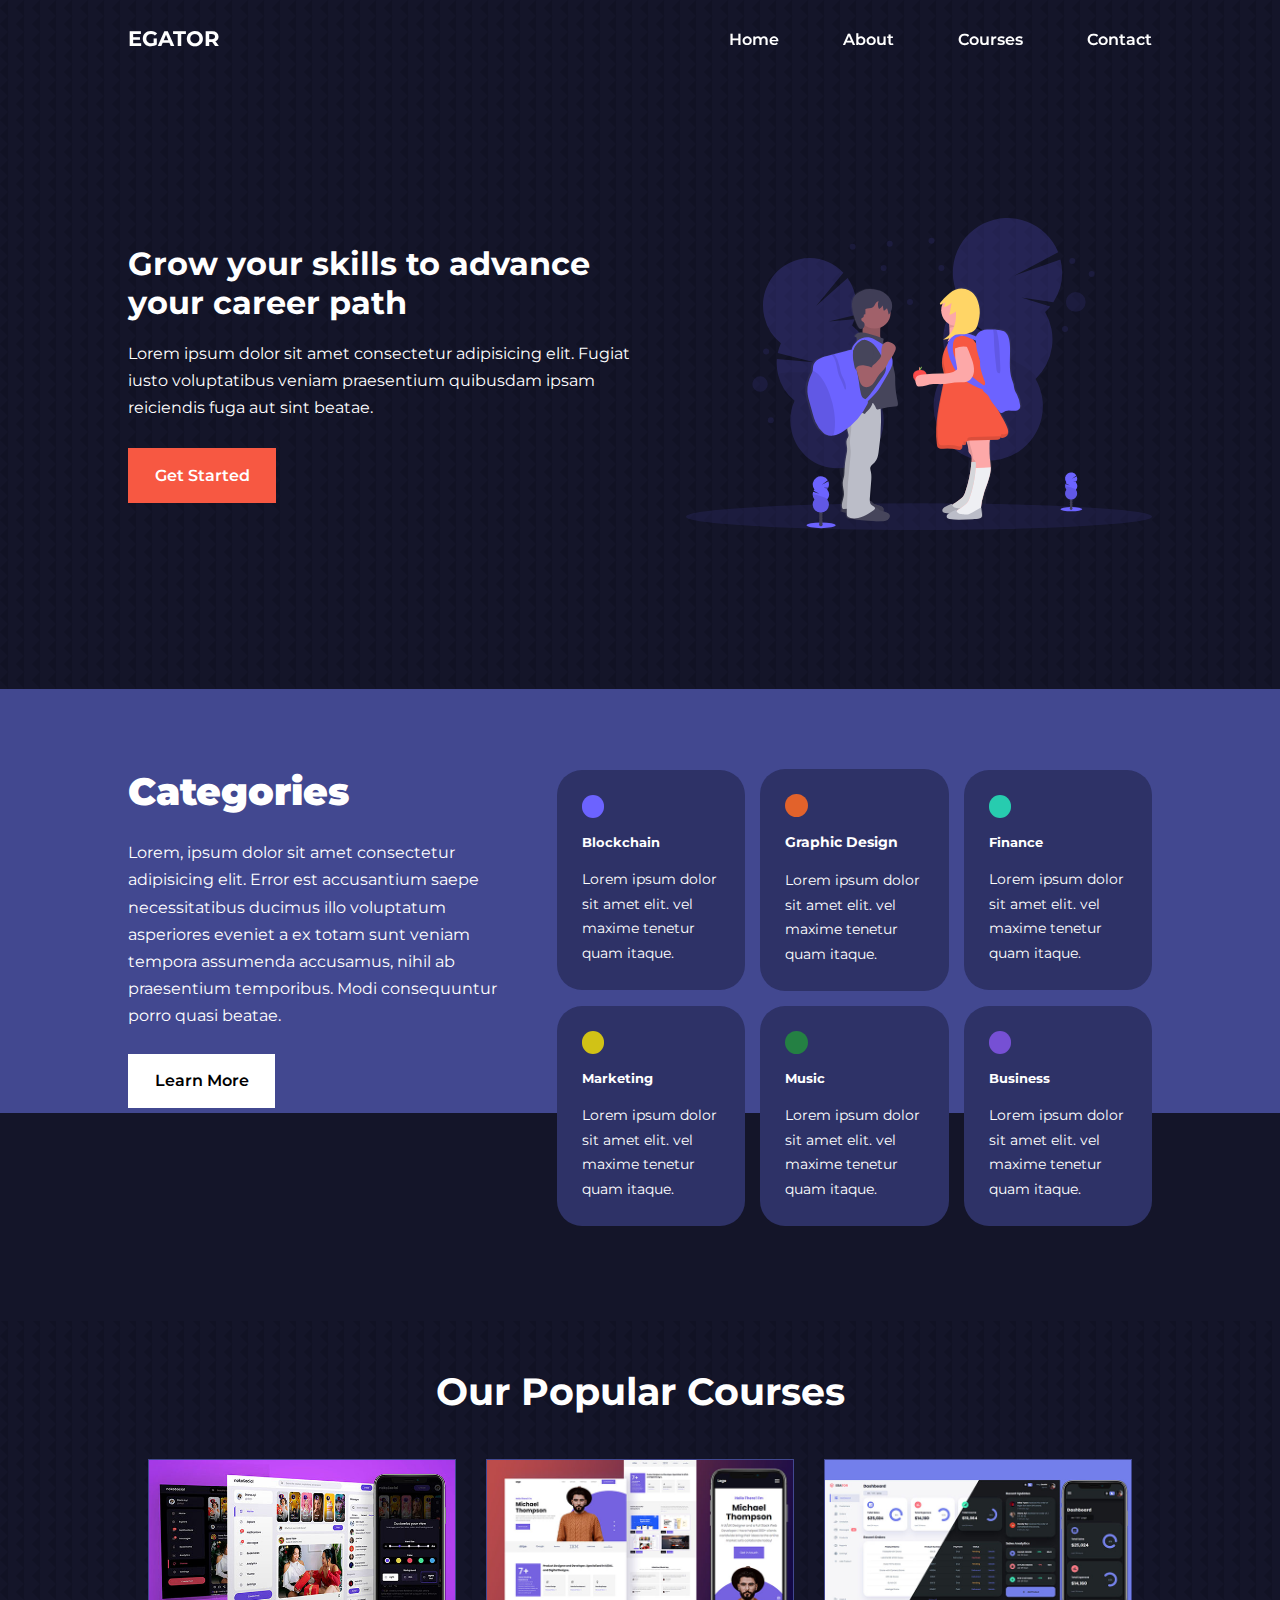
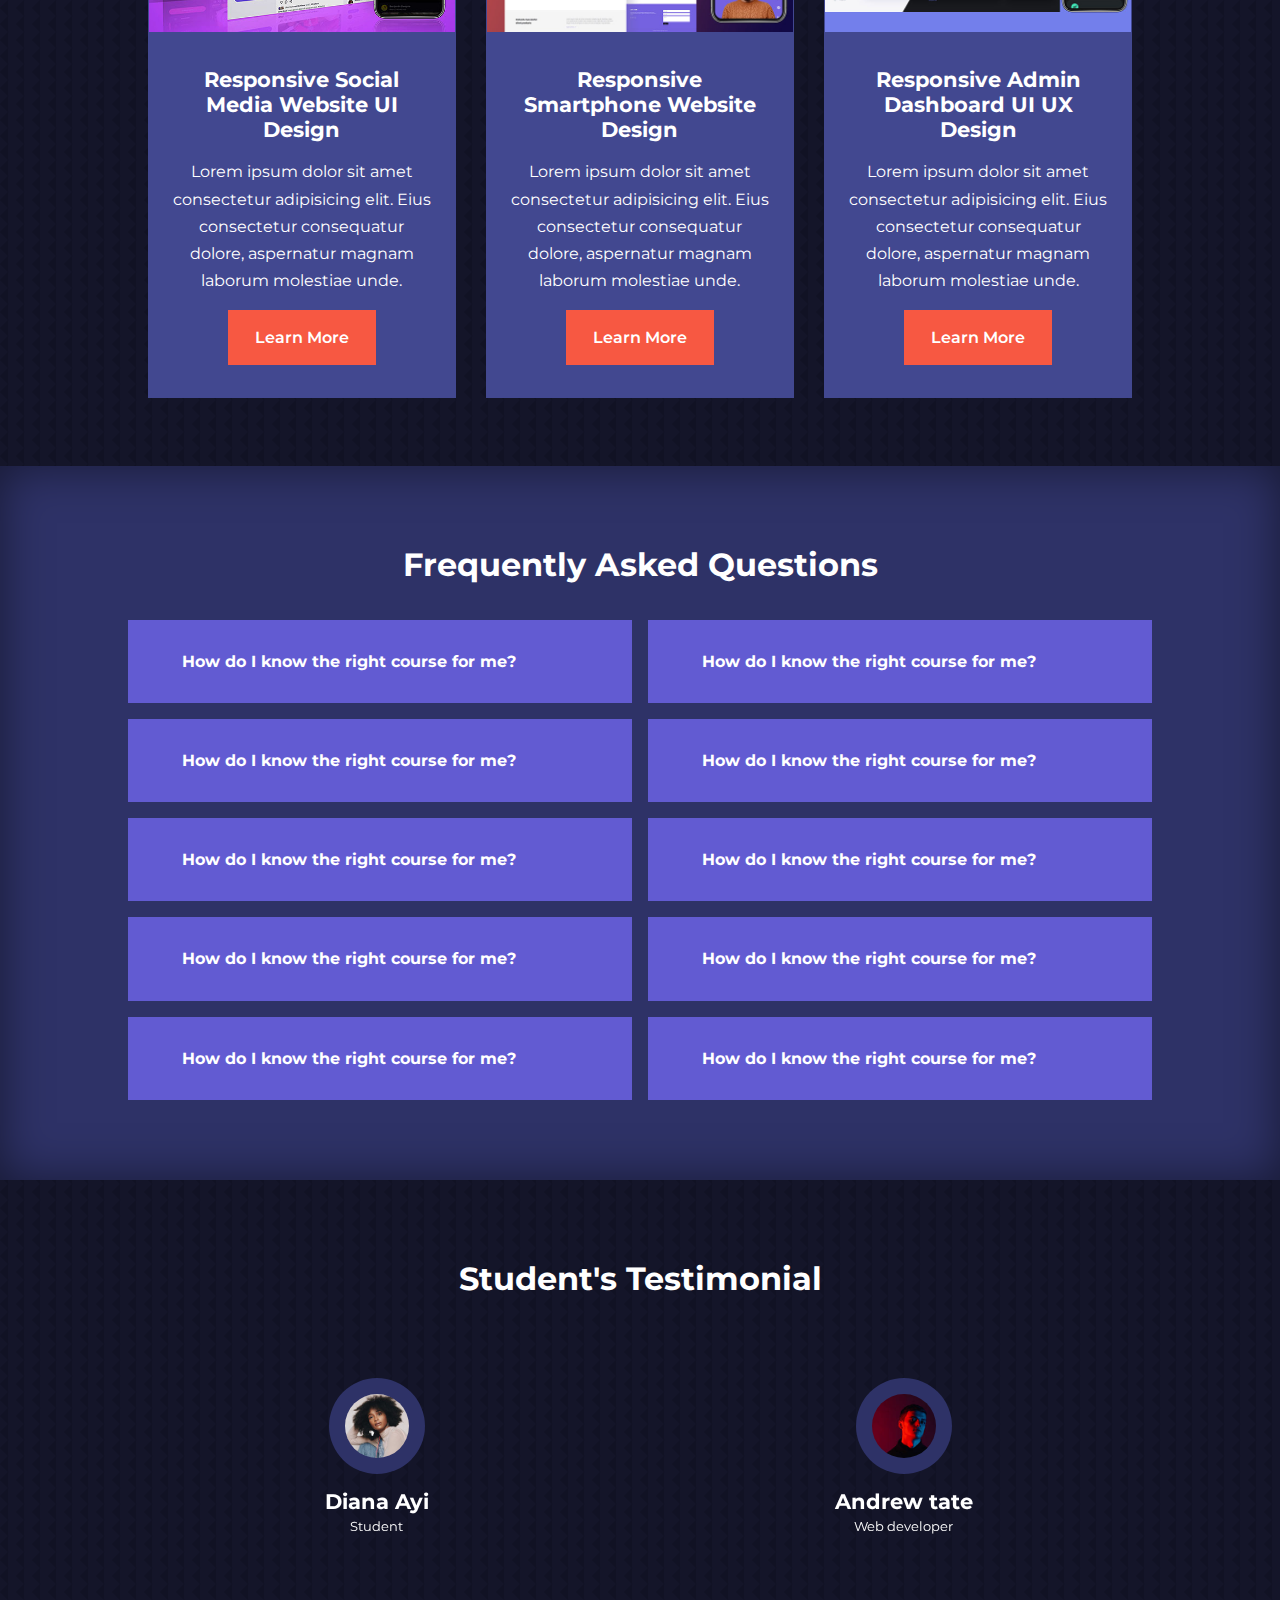
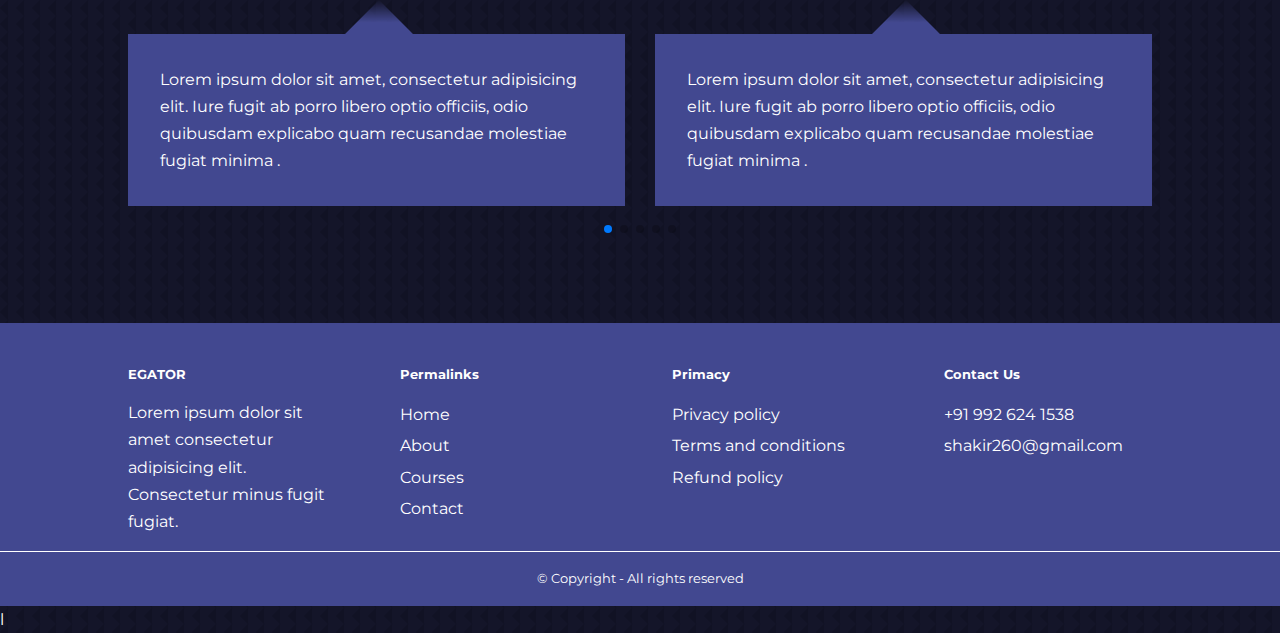
<file: index.html>
<html lang="en">
  <head>
    <meta charset="UTF-8" />
    <meta http-equiv="X-UA-Compatible" content="IE=edge" />
    <meta name="viewport" content="width=device-width, initial-scale=1.0" />
    <title>Multiple-pages-website using html,css and javascript</title>
    <link rel="stylesheet" href="css/style.css" />
    <link rel="preconnect" href="https://fonts.googleapis.com" />
    <link rel="preconnect" href="https://fonts.gstatic.com" crossorigin />
    <link
      href="https://fonts.googleapis.com/css2?family=Bebas+Neue&family=Chivo+Mono&family=Lato&family=Lobster&family=Montserrat:wght@300&family=Poppins:wght@500&family=Roboto:wght@500&family=Rubik+Microbe&display=swap"
      rel="stylesheet"
    />
    <!-- iconscout link --------------- -->
    <link rel="stylesheet" href="https://unicons.iconscout.com/release/v4.0.0/css/line.css"/>

    <!-- =============SWIPER JS ================ -->
    <link rel="stylesheet" href="https://cdn.jsdelivr.net/npm/swiper@8/swiper-bundle.min.css" />

    <style>body{background-image: url(images/bg-texture.png);} </style>
  </head>

  <body>
    <!-- ====================================== NAVS & HEADER SECTION ====================================== -->
    <nav>
      <div class="nav__container container">
        <div class="logo">
          <h4><a href="index.html">EGATOR</a></h4>
        </div>
        <ul class="nav__menu">
          <li class="nav-item">
            <a href="index.html" class="nav-link">Home</a>
          </li>
          <li class="nav-item">
            <a href="about.html" class="nav-link">About</a>
          </li>
          <li class="nav-item">
            <a href="courses.html" class="nav-link">Courses</a>
          </li>
          <li class="nav-item">
            <a href="contact.html" class="nav-link">Contact</a>
          </li>
        </ul>
        <div class="hamburger">
          <div class="bar"></div>
          <div class="bar"></div>
          <div class="bar"></div>
        </div>
      </div>
    </nav>

    <header class="container header__container">
      <div class="inner">
        <div class="left">
          <h2>
            Grow your skills to advance <br />
            your career path
          </h2>
          <p>
            Lorem ipsum dolor sit amet consectetur adipisicing elit. Fugiat
            iusto voluptatibus veniam praesentium quibusdam ipsam reiciendis
            fuga aut sint beatae.
          </p>
          <a href="courses.html" class="btn btn-primary">Get Started</a>
        </div>
        <div class="right">
          <img src="images/header.svg" alt="" />
        </div>
      </div>
    </header>

    <!-- ====================================== CATEGOIRES SECTION ====================================== -->

    <section class="categories">
      <div class="container categories-container">
        <div class="cat-left">
          <h1 class="mb-4 bold"><b>Categories</b></h1>
          <p class="mb-4">
            Lorem, ipsum dolor sit amet consectetur adipisicing elit. Error est
            accusantium saepe necessitatibus ducimus illo voluptatum asperiores
            eveniet a ex totam sunt veniam tempora assumenda accusamus, nihil ab
            praesentium temporibus. Modi consequuntur porro quasi beatae.
          </p>
          <a href="#" class="btn">Learn More</a>
        </div>
        <div class="cat-right">
          <article class="cat-product">
            <span class="icon mb-2"
              ><i class="uil uil-bitcoin-circle"></i
            ></span>
            <h5 class="bold mb-2">Blockchain</h5>
            <p>
              Lorem ipsum dolor sit amet elit. vel maxime tenetur quam itaque.
            </p>
          </article>

          <article class="cat-product">
            <span class="icon mb-2 cp-2"><i class="uil uil-palette"></i></span>
            <h5 class="bold mb-2 sml">Graphic Design</h5>
            <p>
              Lorem ipsum dolor sit amet elit. vel maxime tenetur quam itaque.
            </p>
          </article>

          <article class="cat-product">
            <span class="icon mb-2 cp-3"
              ><i class="uil uil-dollar-alt"></i
            ></span>
            <h5 class="bold mb-2">Finance</h5>
            <p>
              Lorem ipsum dolor sit amet elit. vel maxime tenetur quam itaque.
            </p>
          </article>

          <article class="cat-product">
            <span class="icon mb-2 cp-4"
              ><i class="uil uil-megaphone"></i
            ></span>
            <h5 class="bold mb-2">Marketing</h5>
            <p>
              Lorem ipsum dolor sit amet elit. vel maxime tenetur quam itaque.
            </p>
          </article>

          <article class="cat-product">
            <span class="icon mb-2 cp-5"><i class="uil uil-music"></i></span>
            <h5 class="bold mb-2">Music</h5>
            <p>
              Lorem ipsum dolor sit amet elit. vel maxime tenetur quam itaque.
            </p>
          </article>

          <article class="cat-product">
            <span class="icon mb-2 cp-6"
              ><i class="uil uil-puzzle-piece"></i
            ></span>
            <h5 class="bold mb-2">Business</h5>
            <p>
              Lorem ipsum dolor sit amet elit. vel maxime tenetur quam itaque.
            </p>
          </article>
        </div>
      </div>
      <div class="des"></div>
    </section>

    <!-- ====================================== CATEGORIES SECTION ENDS====================================== -->

    <!-- ====================================== COURSES SECTION ====================================== -->

    <section class="courses">
      <div class="container courses-container">
        <h1 class="text-center mb-4">Our Popular Courses</h1>
        <div class="course-inner">
          <div class="cor-parts">
            <img src="images/course1.jpg" alt="" class="mb-5" />
            <h4 class="mb-3 px-2">Responsive Social Media Website UI Design</h4>
            <p class="mb-3 px-2">
              Lorem ipsum dolor sit amet consectetur adipisicing elit. Eius
              consectetur consequatur dolore, aspernatur magnam laborum
              molestiae unde.
            </p>
            <a href="#" class="btn btn-primary">Learn More</a>
          </div>

          <div class="cor-parts">
            <img src="images/course2.jpg" alt="" class="mb-5" />
            <h4 class="mb-3 px-2">Responsive Smartphone Website Design</h4>
            <p class="mb-3 px-2">
              Lorem ipsum dolor sit amet consectetur adipisicing elit. Eius
              consectetur consequatur dolore, aspernatur magnam laborum
              molestiae unde.
            </p>
            <a href="#" class="btn btn-primary">Learn More</a>
          </div>

          <div class="cor-parts">
            <img src="images/course3.jpg" alt="" class="mb-5" />
            <h4 class="mb-3 px-2">Responsive Admin Dashboard UI UX Design</h4>
            <p class="mb-3 px-2">
              Lorem ipsum dolor sit amet consectetur adipisicing elit. Eius
              consectetur consequatur dolore, aspernatur magnam laborum
              molestiae unde.
            </p>
            <a href="#" class="btn btn-primary">Learn More</a>
          </div>
        </div>
      </div>
    </section>
    <!-- ====================================== COURSES SECTION ENDS ====================================== -->

    <!-- ====================================== FAQs SECTION ====================================== -->

    <section class="faqs">
      <h2 class="mb-5 text-center">Frequently Asked Questions</h2>
      <div class="container faqs-container">
        <article class="faq">
          <div class="faqs-icon"><i class="uil uil-plus"></i></div>
          <div class="question__answer">
            <h4>How do I know the right course for me?</h4>
            <p>
              Lorem ipsum dolor sit amet consectetur adipisicing elit.
              Temporibus ratione nostrum quos possimus voluptatibus qui, quidem
              perspiciatis obcaecati expedita similique. Incidunt nemo ex odio
              natus.
            </p>
          </div>
        </article>

        <article class="faq">
          <div class="faqs-icon"><i class="uil uil-plus"></i></div>
          <div class="question__answer">
            <h4>How do I know the right course for me?</h4>
            <p>
              Lorem ipsum dolor sit amet consectetur adipisicing elit.
              Temporibus ratione nostrum quos possimus voluptatibus qui, quidem
              perspiciatis obcaecati expedita similique. Incidunt nemo ex odio
              natus.
            </p>
          </div>
        </article>

        <article class="faq">
          <div class="faqs-icon"><i class="uil uil-plus"></i></div>
          <div class="question__answer">
            <h4>How do I know the right course for me?</h4>
            <p>
              Lorem ipsum dolor sit amet consectetur adipisicing elit.
              Temporibus ratione nostrum quos possimus voluptatibus qui, quidem
              perspiciatis obcaecati expedita similique. Incidunt nemo ex odio
              natus.
            </p>
          </div>
        </article>

        <article class="faq">
          <div class="faqs-icon"><i class="uil uil-plus"></i></div>
          <div class="question__answer">
            <h4>How do I know the right course for me?</h4>
            <p>
              Lorem ipsum dolor sit amet consectetur adipisicing elit.
              Temporibus ratione nostrum quos possimus voluptatibus qui, quidem
              perspiciatis obcaecati expedita similique. Incidunt nemo ex odio
              natus.
            </p>
          </div>
        </article>

        <article class="faq">
          <div class="faqs-icon"><i class="uil uil-plus"></i></div>
          <div class="question__answer">
            <h4>How do I know the right course for me?</h4>
            <p>
              Lorem ipsum dolor sit amet consectetur adipisicing elit.
              Temporibus ratione nostrum quos possimus voluptatibus qui, quidem
              perspiciatis obcaecati expedita similique. Incidunt nemo ex odio
              natus.
            </p>
          </div>
        </article>

        <article class="faq">
          <div class="faqs-icon"><i class="uil uil-plus"></i></div>
          <div class="question__answer">
            <h4>How do I know the right course for me?</h4>
            <p>
              Lorem ipsum dolor sit amet consectetur adipisicing elit.
              Temporibus ratione nostrum quos possimus voluptatibus qui, quidem
              perspiciatis obcaecati expedita similique. Incidunt nemo ex odio
              natus.
            </p>
          </div>
        </article>

        <article class="faq">
          <div class="faqs-icon"><i class="uil uil-plus"></i></div>
          <div class="question__answer">
            <h4>How do I know the right course for me?</h4>
            <p>
              Lorem ipsum dolor sit amet consectetur adipisicing elit.
              Temporibus ratione nostrum quos possimus voluptatibus qui, quidem
              perspiciatis obcaecati expedita similique. Incidunt nemo ex odio
              natus.
            </p>
          </div>
        </article>

        <article class="faq">
          <div class="faqs-icon"><i class="uil uil-plus"></i></div>
          <div class="question__answer">
            <h4>How do I know the right course for me?</h4>
            <p>
              Lorem ipsum dolor sit amet consectetur adipisicing elit.
              Temporibus ratione nostrum quos possimus voluptatibus qui, quidem
              perspiciatis obcaecati expedita similique. Incidunt nemo ex odio
              natus.
            </p>
          </div>
        </article>

        <article class="faq">
          <div class="faqs-icon"><i class="uil uil-plus"></i></div>
          <div class="question__answer">
            <h4>How do I know the right course for me?</h4>
            <p>
              Lorem ipsum dolor sit amet consectetur adipisicing elit.
              Temporibus ratione nostrum quos possimus voluptatibus qui, quidem
              perspiciatis obcaecati expedita similique. Incidunt nemo ex odio
              natus.
            </p>
          </div>
        </article>

        <article class="faq">
          <div class="faqs-icon"><i class="uil uil-plus"></i></div>
          <div class="question__answer">
            <h4>How do I know the right course for me?</h4>
            <p>
              Lorem ipsum dolor sit amet consectetur adipisicing elit.
              Temporibus ratione nostrum quos possimus voluptatibus qui, quidem
              perspiciatis obcaecati expedita similique. Incidunt nemo ex odio
              natus.
            </p>
          </div>
        </article>
      </div>
    </section>

    <!-- ====================================== FAQs SECTION ENDS ====================================== -->

    <!-- ====================================== TESTIMONIAL SECTION ====================================== -->

    <section class="container testimonial-container">
      <h2 class="r5">Student's Testimonial</h2>
      <div class="mySwiper swiper">
        <div class="swiper-wrapper">
          <article class="student swiper-slide">
            <div class="avatar"><img src="images/avatar1.jpg" alt="" /></div>

            <div class="stud-info">
              <h4>Diana Ayi</h4>
              <small class="small">Student</small>
            </div>

            <div class="stud-desc">
              Lorem ipsum dolor sit amet, consectetur adipisicing elit. Iure
              fugit ab porro libero optio officiis, odio quibusdam explicabo
              quam recusandae molestiae fugiat minima .
            </div>
          </article>

          <article class="student swiper-slide">
            <div class="avatar"><img src="images/avatar2.jpg" alt="" /></div>

            <div class="stud-info">
              <h4>Andrew tate</h4>
              <small class="small">Web developer</small>
            </div>

            <div class="stud-desc">
              Lorem ipsum dolor sit amet, consectetur adipisicing elit. Iure
              fugit ab porro libero optio officiis, odio quibusdam explicabo
              quam recusandae molestiae fugiat minima .
            </div>
          </article>

          <article class="student swiper-slide">
            <div class="avatar"><img src="images/avatar3.jpg" alt="" /></div>

            <div class="stud-info">
              <h4>William bone</h4>
              <small class="small">Student</small>
            </div>

            <div class="stud-desc">
              Lorem ipsum dolor sit amet, consectetur adipisicing elit. Iure
              fugit ab porro libero optio officiis, odio quibusdam explicabo
              quam recusandae molestiae fugiat minima .
            </div>
          </article>

          <article class="student swiper-slide">
            <div class="avatar"><img src="images/avatar4.jpg" alt="" /></div>

            <div class="stud-info">
              <h4>Mona lisa</h4>
              <small class="small">Data scientist</small>
            </div>

            <div class="stud-desc">
              Lorem ipsum dolor sit amet, consectetur adipisicing elit. Iure
              fugit ab porro libero optio officiis, odio quibusdam explicabo
              quam recusandae molestiae fugiat minima .
            </div>
          </article>

          <article class="student swiper-slide">
            <div class="avatar"><img src="images/avatar5.jpg" alt="" /></div>

            <div class="stud-info">
              <h4>Cardie bie</h4>
              <small class="small">AI developer</small>
            </div>

            <div class="stud-desc">
              Lorem ipsum dolor sit amet, consectetur adipisicing elit. Iure
              fugit ab porro libero optio officiis, odio quibusdam explicabo
              quam recusandae molestiae fugiat minima .
            </div>
          </article>
        </div>
        <div class="swiper-pagination"></div>
      </div>
    </section>

    <!-- ====================================== TESTIMONIAL SECTION ENDS ====================================== -->

    <!-- ====================================== FOOTER SECTION ====================================== -->

    <footer class="footer">
      <div class="container footer-container">
        <article class="foo">
          <h5 class="mb-2 bold">EGATOR</h5>
          <p>
            Lorem ipsum dolor sit amet consectetur adipisicing elit. Consectetur
            minus fugit fugiat.
          </p>
        </article>

        <article class="foo">
          <h5 class="mb-2 bold">Permalinks</h5>
          <ul class="ulist">
            <li><a href="#">Home</a></li>
            <li><a href="#">About</a></li>
            <li><a href="#">Courses</a></li>
            <li><a href="#">Contact</a></li>
          </ul>
        </article>

        <article class="foo">
          <h5 class="mb-2 bold">Primacy</h5>
          <ul class="ulist">
            <li><a href="#">Privacy policy</a></li>
            <li><a href="#">Terms and conditions</a></li>
            <li><a href="#">Refund policy</a></li>
          </ul>
        </article>

        <article class="foo">
          <h5 class="mb-2 bold">Contact Us</h5>
          <ul class="ulist">
            <li><a href="#">+91 992 624 1538</a></li>
            <li><a href="#">shakir260@gmail.com</a></li>
            <li class="social-links">
              <a href="#"><i class="uil uil-facebook-f"></i></a>
              <a href="#"><i class="uil uil-instagram"></i></a>
              <a href="#"><i class="uil uil-twitter-alt"></i></a>
              <a href="#"><i class="uil uil-linkedin-alt"></i></a>
            </li>
          </ul>
        </article>
      </div>

      <div class="footer-copyright">
        <p class="text-center">
          <small>&copy; Copyright - All rights reserved</small>
        </p>
      </div>
    </footer>

    <!-- ====================================== FOOTER SECTION ENDS ====================================== -->

    <!-- javascript file src ================================== -->l
    <script src="main.js"></script>

    <!-- Jquery ==================== -->
    <script src="jquery-3.6.1.min.js"></script>
    <script src="https://cdn.jsdelivr.net/npm/swiper@8/swiper-bundle.min.js"></script>
    <script>
      // SWIPER JS --------------------
      var swiper = new Swiper(".mySwiper", {
        slidesPerView: 1,
        spaceBetween: 30,
        autoHeight: true,
        loop: true,
        pagination: {
          el: ".swiper-pagination",
          clickable: true,
        },
        //   when screen is bigger than 600px
        breakpoints: {
          600: {
            slidesPerView: 2,
          },
        },
      });
    </script>
  </body>
</html>
</file>
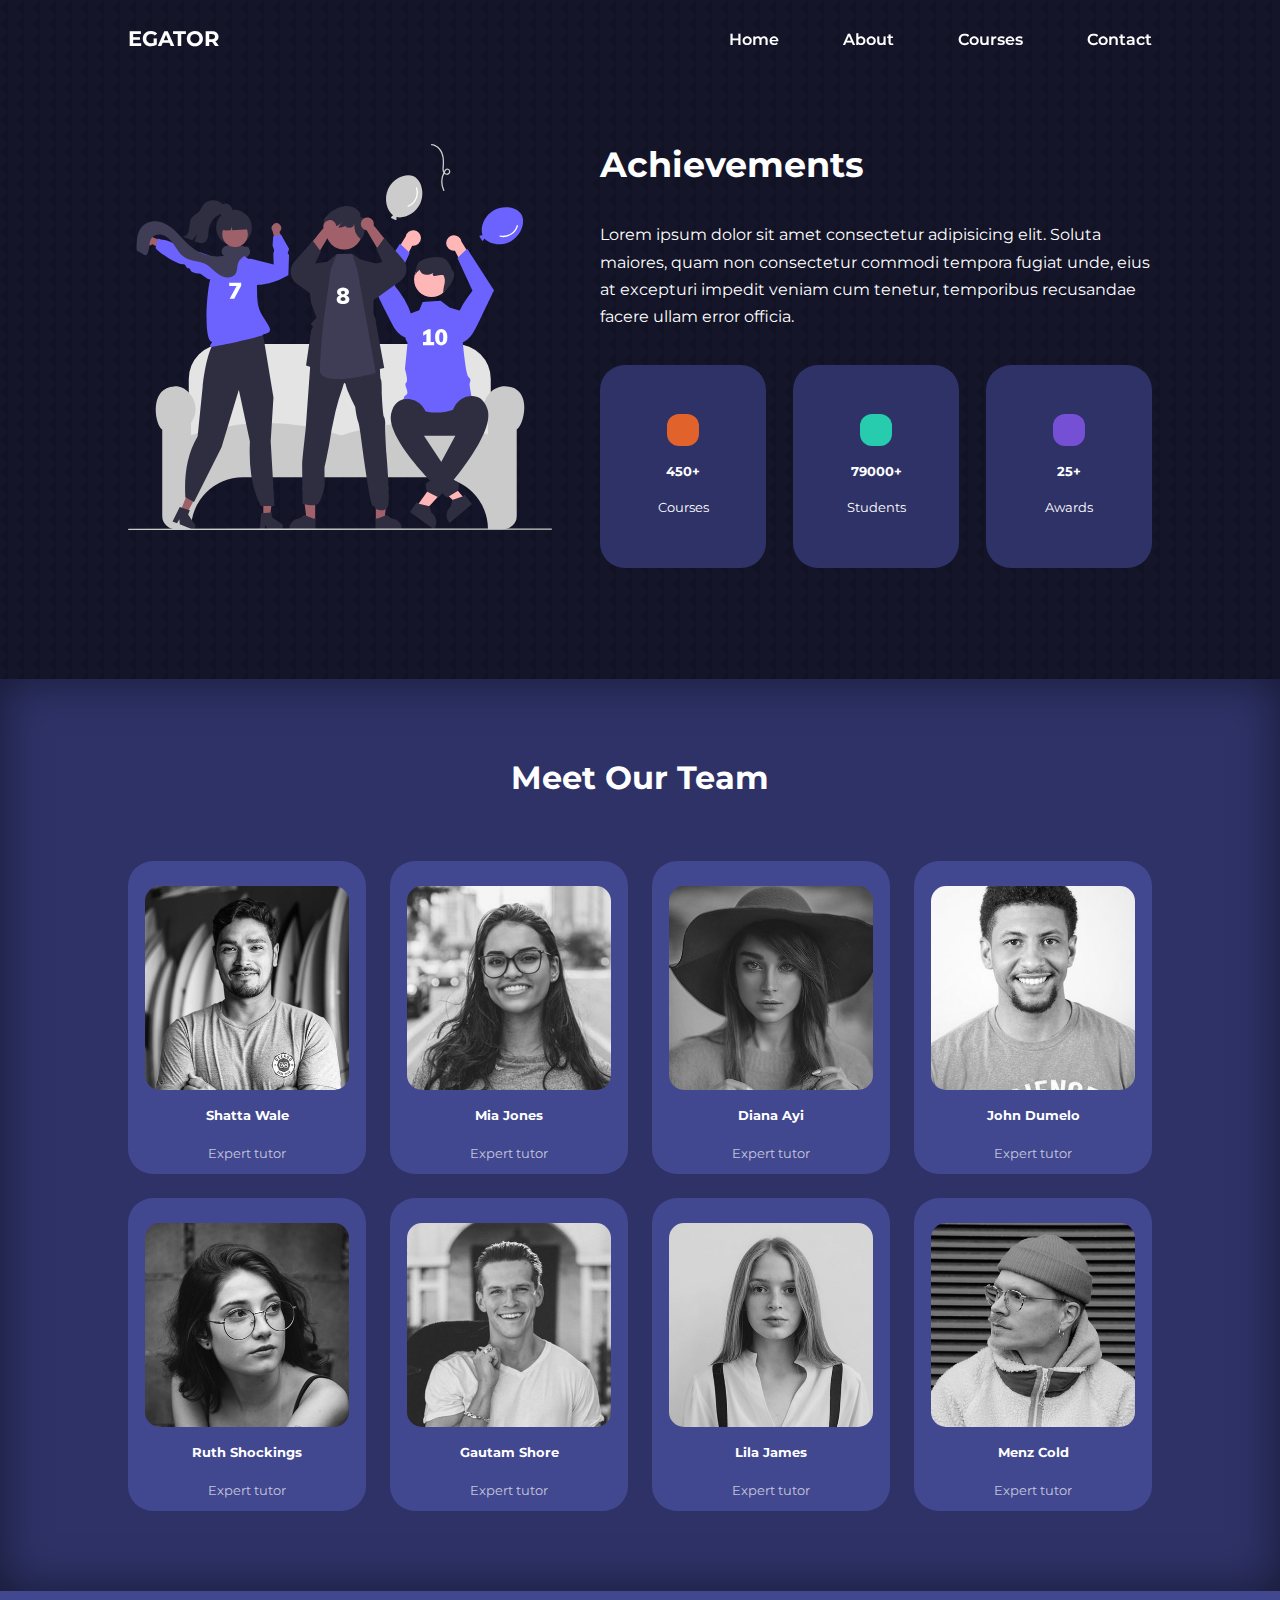
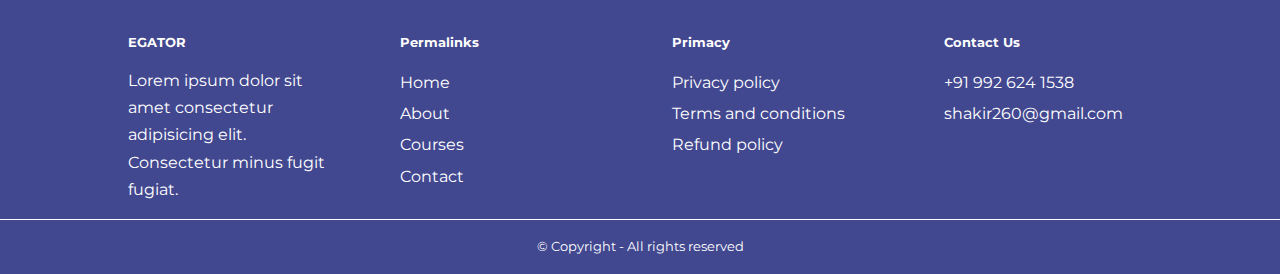
<file: about.html>
<html lang="en">

<head>
    <meta charset="UTF-8">
    <meta http-equiv="X-UA-Compatible" content="IE=edge">
    <meta name="viewport" content="width=device-width, initial-scale=1.0">
    <title>Multiple-pages-website using html,css and javascript</title>
    <link rel="stylesheet" href="css/style.css">
    <link rel="stylesheet" href="css/about.css">
    <link rel="preconnect" href="https://fonts.googleapis.com">
    <link rel="preconnect" href="https://fonts.gstatic.com" crossorigin>
    <link
        href="https://fonts.googleapis.com/css2?family=Bebas+Neue&family=Chivo+Mono&family=Lato&family=Lobster&family=Montserrat:wght@300&family=Poppins:wght@500&family=Roboto:wght@500&family=Rubik+Microbe&display=swap"
        rel="stylesheet">
    <!-- iconscout link --------------- -->
    <link rel="stylesheet" href="https://unicons.iconscout.com/release/v4.0.0/css/line.css">

    <!-- =============SWIPER JS ================ -->
    <link rel="stylesheet" href="https://cdn.jsdelivr.net/npm/swiper@8/swiper-bundle.min.css" />
    <style>body{background-image: url(images/bg-texture.png);} </style>

</head>

<body>
    <nav>
        <div class="nav__container container">
            <div class="logo">
                <h4><a href="index.html">EGATOR</a></h4>
            </div>
            <ul class="nav__menu">
                <li class="nav-item"><a href="index.html" class="nav-link">Home</a></li>
                <li class="nav-item"><a href="about.html" class="nav-link">About</a></li>
                <li class="nav-item"><a href="courses.html" class="nav-link">Courses</a></li>
                <li class="nav-item"><a href="contact.html" class="nav-link">Contact</a></li>
            </ul>
            <div class="hamburger">
                <div class="bar"></div>
                <div class="bar"></div>
                <div class="bar"></div>
            </div>

        </div>
    </nav>
 <!-- ========================= Navigation section ends ======================== -->

    <section class="achievement">
        <div class="container achi-container">
            <div class="achi-left">
                <img src="images/about achievements.svg" alt="">
            </div>
            <div class="achi-right">
                <h1 class="bold mb-5">Achievements</h1>
                <p class="mb-5">Lorem ipsum dolor sit amet consectetur adipisicing elit. 
                     Soluta maiores, quam non 
                    consectetur commodi tempora fugiat unde, eius at excepturi impedit 
                     veniam cum tenetur, temporibus 
                     recusandae facere ullam error officia.</p>

                <div class="core">
                    <article class="cat-product ach">
                        <span class="icon mb-2 cp-2"><i class="uil uil-video"></i></span>
                        <h5 class="bold mb-2">450+</h5>
                        <small>Courses</small>
                    </article>

                    <article class="cat-product ach">
                        <span class="icon mb-2 cp-3"><i class="uil uil-users-alt"></i></span>
                        <h5 class="bold mb-2">79000+</h5>
                        <small>Students</small>
                    </article>

                    <article class="cat-product ach">
                        <span class="icon mb-2 cp-6"><i class="uil uil-award"></i></span>
                        <h5 class="bold mb-2">25+</h5>
                        <small>Awards</small>
                    </article>
                </div>
            </div>
        </div>
    </section>

    <!-- ====================================== TEAM SECTION ====================================== -->

    <section class="team-sec">
        <h2 class="bold">Meet Our Team</h2>

        <div class="container team-container">
            <article class="team text-center">
                <span class="mb-3"><img src="images/tm1.jpg" alt="" class="mb-2 team-img"></span>
                <h5 class="bold mb-3">Shatta Wale</h5>
                <small>Expert tutor</small>

                <div class="team-social-links">
                    <a href=""><i class="uil uil-instagram"></i></a>
                    <a href="#"><i class="uil uil-twitter-alt"></i></a>
                    <a href="#"><i class="uil uil-linkedin-alt"></i></a>
                </div>
            </article>

            <article class="team text-center">
                <span class="mb-3"><img src="images/tm2.jpg" alt="" class="mb-2 team-img"></span>
                <h5 class="bold mb-3">Mia Jones</h5>
                <small>Expert tutor</small>

                <div class="team-social-links">
                    <a href=""><i class="uil uil-instagram"></i></a>
                    <a href="#"><i class="uil uil-twitter-alt"></i></a>
                    <a href="#"><i class="uil uil-linkedin-alt"></i></a>
                </div>
            </article>

            <article class="team text-center">
                <span class="mb-3"><img src="images/tm3.jpg" alt="" class="mb-2 team-img"></span>
                <h5 class="bold mb-3">Diana Ayi</h5>
                <small>Expert tutor</small>

                <div class="team-social-links">
                    <a href=""><i class="uil uil-instagram"></i></a>
                    <a href="#"><i class="uil uil-twitter-alt"></i></a>
                    <a href="#"><i class="uil uil-linkedin-alt"></i></a>
                </div>
            </article>

            <article class="team text-center">
                <span class="mb-3"><img src="images/tm4.jpg" alt="" class="mb-2 team-img"></span>
                <h5 class="bold mb-3">John Dumelo</h5>
                <small>Expert tutor</small>

                <div class="team-social-links">
                    <a href=""><i class="uil uil-instagram"></i></a>
                    <a href="#"><i class="uil uil-twitter-alt"></i></a>
                    <a href="#"><i class="uil uil-linkedin-alt"></i></a>
                </div>
            </article>

            <article class="team text-center">
                <span class="mb-3"><img src="images/tm5.jpg" alt="" class="mb-2 team-img"></span>
                <h5 class="bold mb-3">Ruth Shockings</h5>
                <small>Expert tutor</small>

                <div class="team-social-links">
                    <a href=""><i class="uil uil-instagram"></i></a>
                    <a href="#"><i class="uil uil-twitter-alt"></i></a>
                    <a href="#"><i class="uil uil-linkedin-alt"></i></a>
                </div>
            </article>

            <article class="team text-center">
                <span class="mb-3"><img src="images/tm6.jpg" alt="" class="mb-2 team-img"></span>
                <h5 class="bold mb-3">Gautam Shore</h5>
                <small>Expert tutor</small>

                <div class="team-social-links">
                    <a href=""><i class="uil uil-instagram"></i></a>
                    <a href="#"><i class="uil uil-twitter-alt"></i></a>
                    <a href="#"><i class="uil uil-linkedin-alt"></i></a>
                </div>
            </article>

            <article class="team text-center">
                <span class="mb-3"><img src="images/tm7.jpg" alt="" class="mb-2 team-img"></span>
                <h5 class="bold mb-3">Lila James</h5>
                <small>Expert tutor</small>

                <div class="team-social-links">
                    <a href=""><i class="uil uil-instagram"></i></a>
                    <a href="#"><i class="uil uil-twitter-alt"></i></a>
                    <a href="#"><i class="uil uil-linkedin-alt"></i></a>
                </div>
            </article>

            <article class="team text-center">
                <span class="mb-3"><img src="images/tm8.jpg" alt="" class="mb-2 team-img"> 
                </span>
                <h5 class="bold mb-3">Menz Cold</h5>
                <small>Expert tutor</small>

                <div class="team-social-links">
                    <a href=""><i class="uil uil-instagram"></i></a>
                    <a href="#"><i class="uil uil-twitter-alt"></i></a>
                    <a href="#"><i class="uil uil-linkedin-alt"></i></a>
                </div>

            </article>

        </div>
    </section>

   <!-- ====================================== FOOTER SECTION ====================================== -->
    <footer class="footer">
        <div class="container footer-container">
            <article class="foo">
                <h5 class="mb-2 bold">EGATOR</h5>
                <p>Lorem ipsum dolor sit amet consectetur adipisicing elit. Consectetur minus fugit fugiat.</p>
            </article>

            <article class="foo">
                <h5 class="mb-2 bold">Permalinks</h5>
                <ul class="ulist">
                    <li><a href="#">Home</a></li>
                    <li><a href="#">About</a></li>
                    <li><a href="#">Courses</a></li>
                    <li><a href="#">Contact</a></li>
                </ul>
            </article>

            <article class="foo">
                <h5 class="mb-2 bold">Primacy</h5>
                <ul class="ulist">
                    <li><a href="#">Privacy policy</a></li>
                    <li><a href="#">Terms and conditions</a></li>
                    <li><a href="#">Refund policy</a></li>
                </ul>
            </article>

            <article class="foo">
                <h5 class="mb-2 bold">Contact Us</h5>
                <ul class="ulist">
                    <li><a href="#">+91 992 624 1538</a></li>
                    <li><a href="#">shakir260@gmail.com</a></li>
                    <li class="social-links">
                        <a href="#"><i class="uil uil-facebook-f"></i></a>
                        <a href="#"><i class="uil uil-instagram"></i></a>
                        <a href="#"><i class="uil uil-twitter-alt"></i></a>
                        <a href="#"><i class="uil uil-linkedin-alt"></i></a>
                    </li>
                </ul>
            </article>
        </div>

        <div class="footer-copyright">
            <p class="text-center"><small>&copy; Copyright - All rights reserved</small> </p>
        </div>
    </footer>



    <!-- ====================================== JAVASCRIPT FILE ====================================== -->
    <script src="main.js"></script>
</body>

</html>
</file>
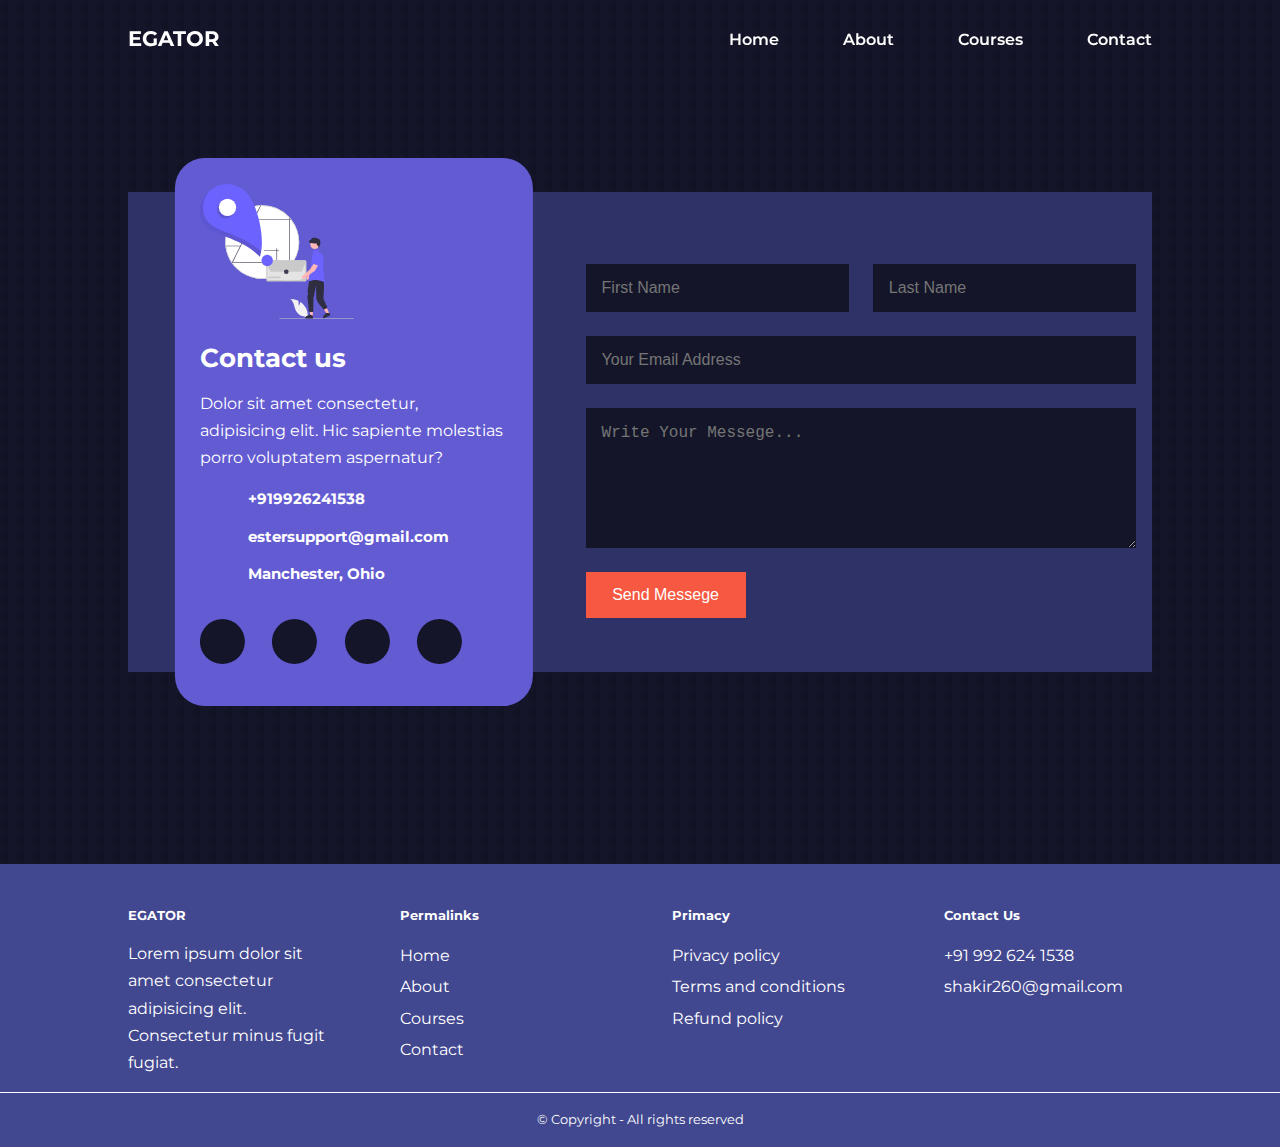
<file: contact.html>
<html lang="en">

<head>
    <meta charset="UTF-8">
    <meta http-equiv="X-UA-Compatible" content="IE=edge">
    <meta name="viewport" content="width=device-width, initial-scale=1.0">
    <title>Multiple-pages-website using html,css and javascript</title>
    <link rel="stylesheet" href="css/style.css">
    <link rel="stylesheet" href="css/about.css">
    <link rel="stylesheet" href="css/contact.css">
    <link rel="preconnect" href="https://fonts.googleapis.com">
    <link rel="preconnect" href="https://fonts.gstatic.com" crossorigin>
    <link
        href="https://fonts.googleapis.com/css2?family=Bebas+Neue&family=Chivo+Mono&family=Lato&family=Lobster&family=Montserrat:wght@300&family=Poppins:wght@500&family=Roboto:wght@500&family=Rubik+Microbe&display=swap"
        rel="stylesheet">
    <!-- iconscout link --------------- -->
    <link rel="stylesheet" href="https://unicons.iconscout.com/release/v4.0.0/css/line.css">

    <!-- =============SWIPER JS ================ -->
    <link rel="stylesheet" href="https://cdn.jsdelivr.net/npm/swiper@8/swiper-bundle.min.css" />

    <style>body{background-image: url(images/bg-texture.png);} </style>

</head>

<body>
    <nav>
        <div class="nav__container container">
            <div class="logo">
                <h4><a href="index.html">EGATOR</a></h4>
            </div>
            <ul class="nav__menu">
                <li class="nav-item"><a href="index.html" class="nav-link">Home</a></li>
                <li class="nav-item"><a href="about.html" class="nav-link">About</a></li>
                <li class="nav-item"><a href="courses.html" class="nav-link">Courses</a></li>
                <li class="nav-item"><a href="contact.html" class="nav-link">Contact</a></li>
            </ul>
            <div class="hamburger">
                <div class="bar"></div>
                <div class="bar"></div>
                <div class="bar"></div>
            </div>

        </div>
    </nav>
 <!-- ========================= Navigation section ends ======================== -->

   <section class="contact">
    <div class="container contact-container">
        <aside class="contact-aside">
            <div class="contact-img  mb-4">
                <img src="images/contact.svg" alt="">
            </div>
            <h3 class="mb-3">Contact us</h3>
            <p class="mb-3">Dolor sit amet consectetur,<br> adipisicing elit. Hic sapiente molestias porro 
                voluptatem aspernatur?</p>
            <ul class="contact-details">
                <li>
                    <i class="uil uil-incoming-call"></i>
                    <h5>+919926241538</h5>
                </li>
                <li>
                    <i class="uil uil-envelope"></i>
                    <h5>estersupport@gmail.com</h5>
                </li>
                <li>
                    <i class="uil uil-location-point"></i>
                    <h5>Manchester, Ohio</h5>
                </li>
            </ul>
            <ul class="social-links-contact">
               <li><a href="#"><i class="uil uil-facebook-f"></i></a></li>
               <li><a href="#"><i class="uil uil-instagram"></i></a></li> 
               <li><a href="#"><i class="uil uil-twitter-alt"></i></a></li> 
               <li><a href="#"><i class="uil uil-linkedin-alt"></i></a></li>  
            </ul>
        </aside>

        <div class="dummy"></div>

        <form action="https://formspree.io/f/xeqwebro" method="post">
            <div class="name">
                <input type="text" placeholder="First Name" required>
                <input type="text" placeholder="Last Name" required>
            </div>
            <div class="email">
                <input type="email" placeholder="Your Email Address" required>
            </div>
            <div class="text-area">
            <textarea name="comments" id="comments" cols="10" rows="6" placeholder="Write Your Messege..."></textarea>
            </div>
            <input type="submit" value="Send Messege" class="btn btn-primary">
        </form>
    </div>
   </section>

 <!-- ====================================== FOOTER SECTION ====================================== -->

 <footer class="footer">
    <div class="container footer-container">
        <article class="foo">
            <h5 class="mb-2 bold">EGATOR</h5>
            <p>Lorem ipsum dolor sit amet consectetur adipisicing elit. Consectetur minus fugit fugiat.</p>
        </article>

        <article class="foo">
            <h5 class="mb-2 bold">Permalinks</h5>
            <ul class="ulist">
                <li><a href="#">Home</a></li>
                <li><a href="#">About</a></li>
                <li><a href="#">Courses</a></li>
                <li><a href="#">Contact</a></li>
            </ul>
        </article>

        <article class="foo">
            <h5 class="mb-2 bold">Primacy</h5>
            <ul class="ulist">
                <li><a href="#">Privacy policy</a></li>
                <li><a href="#">Terms and conditions</a></li>
                <li><a href="#">Refund policy</a></li>
            </ul>
        </article>

        <article class="foo">
            <h5 class="mb-2 bold">Contact Us</h5>
            <ul class="ulist">
                <li><a href="#">+91 992 624 1538</a></li>
                <li><a href="#">shakir260@gmail.com</a></li>
                <li class="social-links">
                    <a href="#"><i class="uil uil-facebook-f"></i></a>
                    <a href="#"><i class="uil uil-instagram"></i></a>
                    <a href="#"><i class="uil uil-twitter-alt"></i></a>
                    <a href="#"><i class="uil uil-linkedin-alt"></i></a>
                </li>
            </ul>
        </article>
    </div>

    <div class="footer-copyright">
        <p class="text-center"><small>&copy; Copyright - All rights reserved</small> </p>
    </div>
</footer>



<!-- ====================================== JAVASCRIPT FILE ====================================== -->
<script src="main.js"></script>
</body>

</html>
</file>
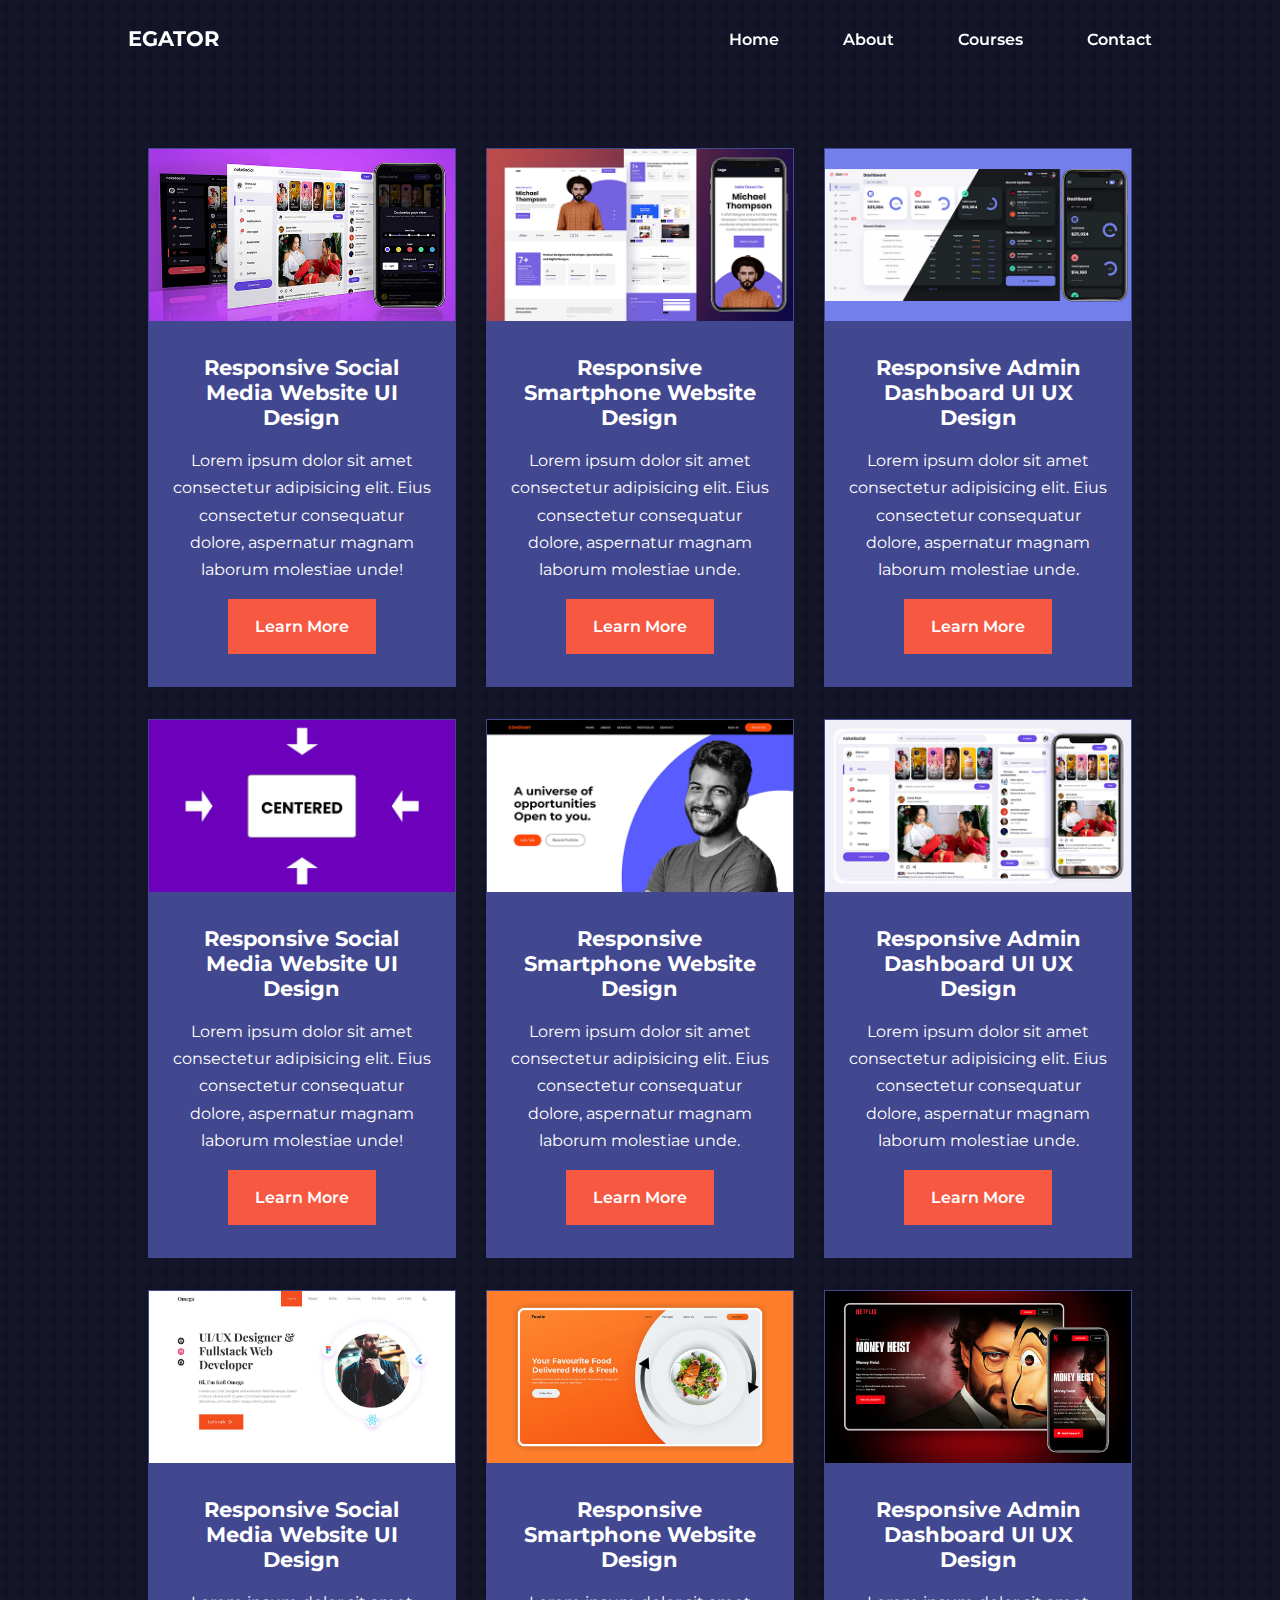
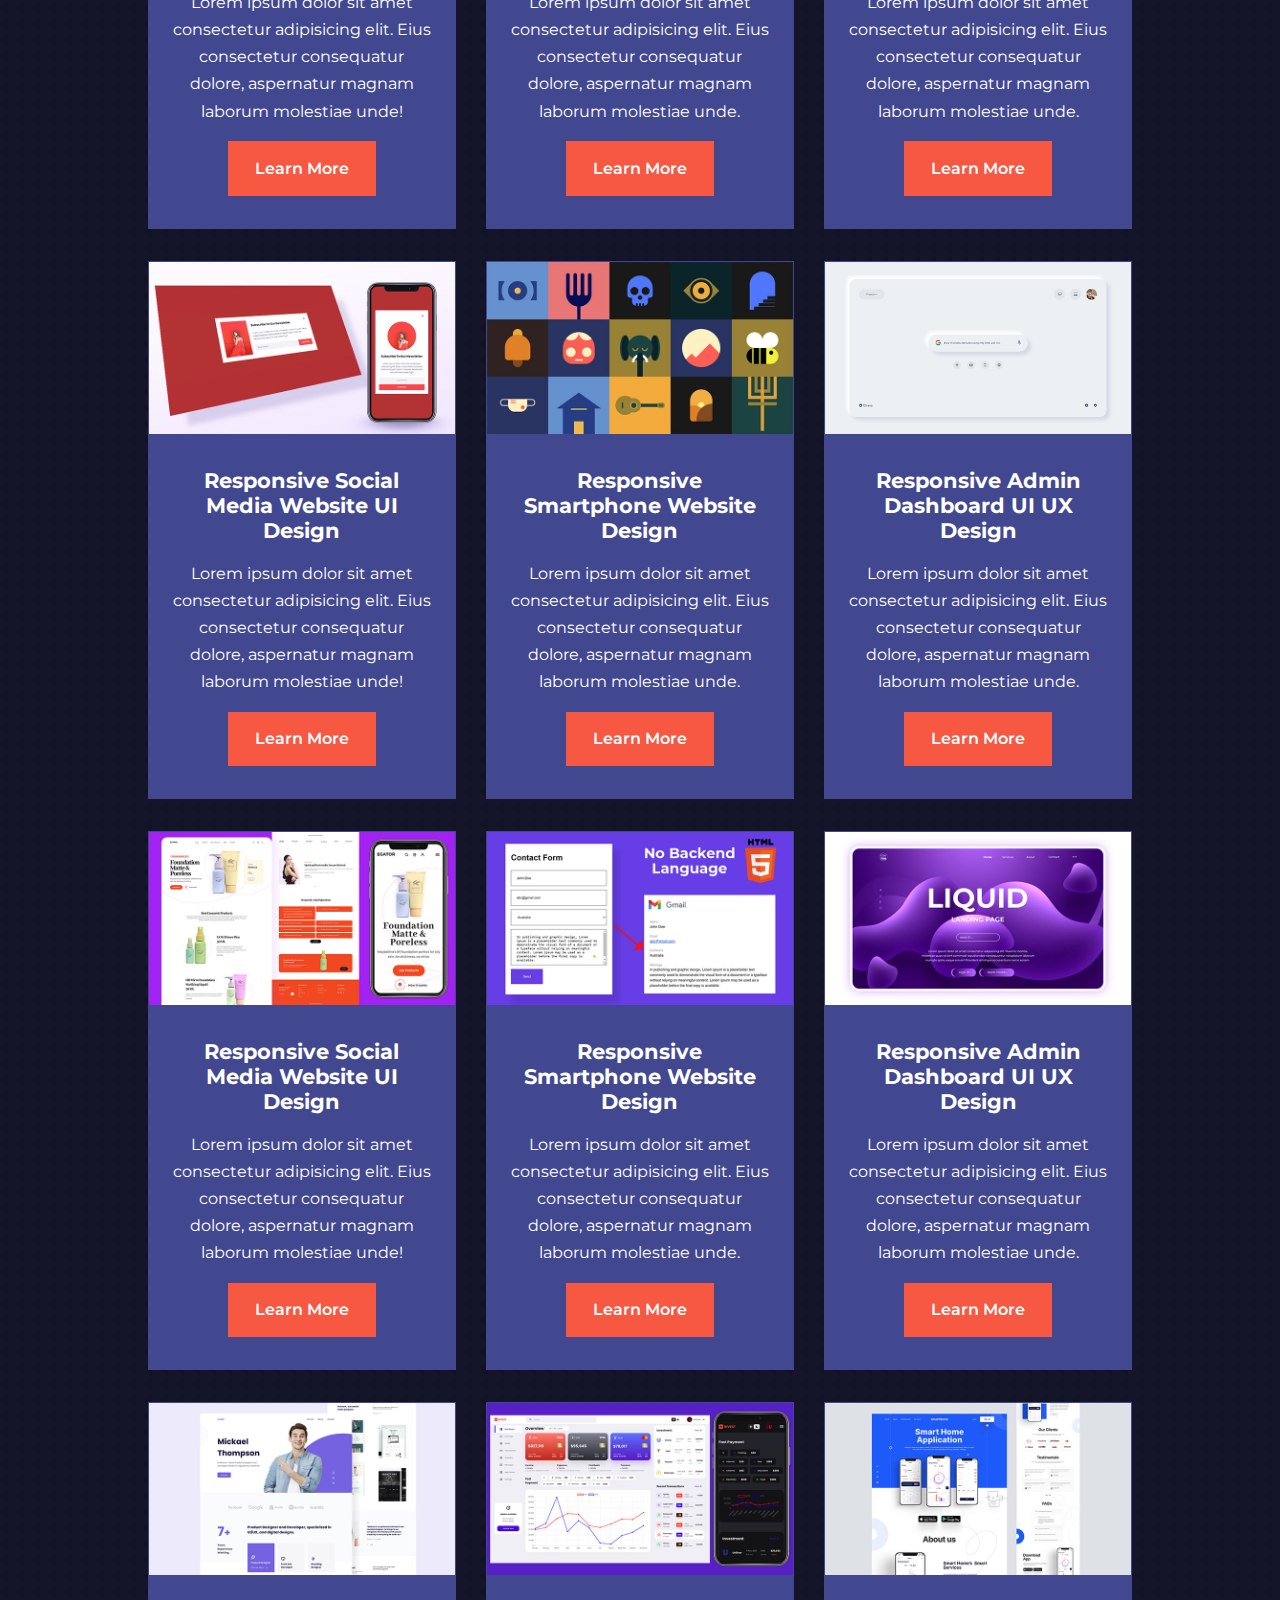
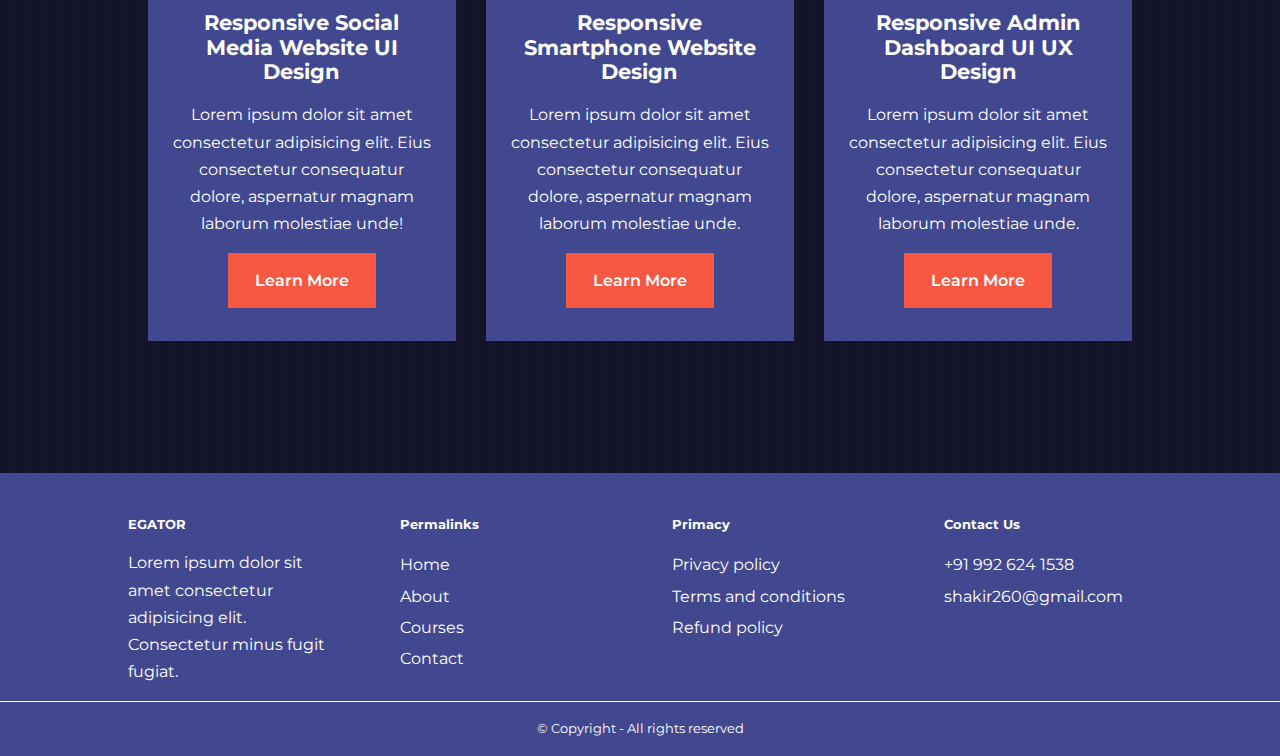
<file: courses.html>
<html lang="en">

<head>
    <meta charset="UTF-8">
    <meta http-equiv="X-UA-Compatible" content="IE=edge">
    <meta name="viewport" content="width=device-width, initial-scale=1.0">
    <title>Multiple-pages-website using html,css and javascript</title>
    <link rel="stylesheet" href="css/style.css">
    <link rel="stylesheet" href="css/about.css">
    <link rel="preconnect" href="https://fonts.googleapis.com">
    <link rel="preconnect" href="https://fonts.gstatic.com" crossorigin>
    <link
        href="https://fonts.googleapis.com/css2?family=Bebas+Neue&family=Chivo+Mono&family=Lato&family=Lobster&family=Montserrat:wght@300&family=Poppins:wght@500&family=Roboto:wght@500&family=Rubik+Microbe&display=swap"
        rel="stylesheet">
    <!-- iconscout link --------------- -->
    <link rel="stylesheet" href="https://unicons.iconscout.com/release/v4.0.0/css/line.css">

    <!-- =============SWIPER JS ================ -->
    <link rel="stylesheet" href="https://cdn.jsdelivr.net/npm/swiper@8/swiper-bundle.min.css" />

    <style>
     body{background-image: url(images/bg-texture.png);} 
    .courses{padding: 8rem 0 5rem;}
    .cor-parts{margin-bottom: 2rem;}
    </style>

</head>

<body>
    <nav>
        <div class="nav__container container">
            <div class="logo">
                <h4><a href="index.html">EGATOR</a></h4>
            </div>
            <ul class="nav__menu">
                <li class="nav-item"><a href="index.html" class="nav-link">Home</a></li>
                <li class="nav-item"><a href="about.html" class="nav-link">About</a></li>
                <li class="nav-item"><a href="courses.html" class="nav-link">Courses</a></li>
                <li class="nav-item"><a href="contact.html" class="nav-link">Contact</a></li>
            </ul>
            <div class="hamburger">
                <div class="bar"></div>
                <div class="bar"></div>
                <div class="bar"></div>
            </div>

        </div>
    </nav>
 <!-- ========================= Navigation section ends ======================== -->

 <section class="courses">
    <div class="container courses-container">
      <div class="course-inner">
        <div class="cor-parts">
          <img src="images/course1.jpg" alt="" class="mb-5" />
          <h4 class="mb-3 px-2">Responsive Social Media Website UI Design</h4>
          <p class="mb-3 px-2">
            Lorem ipsum dolor sit amet consectetur adipisicing elit. Eius
            consectetur consequatur dolore, aspernatur magnam laborum
            molestiae unde!
          </p>
          <a href="#" class="btn btn-primary">Learn More</a>
        </div>

        <div class="cor-parts">
          <img src="images/course2.jpg" alt="" class="mb-5" />
          <h4 class="mb-3 px-2">Responsive Smartphone Website Design</h4>
          <p class="mb-3 px-2">
            Lorem ipsum dolor sit amet consectetur adipisicing elit. Eius
            consectetur consequatur dolore, aspernatur magnam laborum
            molestiae unde.
          </p>
          <a href="#" class="btn btn-primary">Learn More</a>
        </div>

        <div class="cor-parts">
          <img src="images/course3.jpg" alt="" class="mb-5" />
          <h4 class="mb-3 px-2">Responsive Admin Dashboard UI UX Design</h4>
          <p class="mb-3 px-2">
            Lorem ipsum dolor sit amet consectetur adipisicing elit. Eius
            consectetur consequatur dolore, aspernatur magnam laborum
            molestiae unde.
          </p>
          <a href="#" class="btn btn-primary">Learn More</a>
        </div>


        <div class="cor-parts">
            <img src="images/course4.jpg" alt="" class="mb-5" />
            <h4 class="mb-3 px-2">Responsive Social Media Website UI Design</h4>
            <p class="mb-3 px-2">
              Lorem ipsum dolor sit amet consectetur adipisicing elit. Eius
              consectetur consequatur dolore, aspernatur magnam laborum
              molestiae unde!
            </p>
            <a href="#" class="btn btn-primary">Learn More</a>
          </div>
  
          <div class="cor-parts">
            <img src="images/course5.jpg" alt="" class="mb-5" />
            <h4 class="mb-3 px-2">Responsive Smartphone Website Design</h4>
            <p class="mb-3 px-2">
              Lorem ipsum dolor sit amet consectetur adipisicing elit. Eius
              consectetur consequatur dolore, aspernatur magnam laborum
              molestiae unde.
            </p>
            <a href="#" class="btn btn-primary">Learn More</a>
          </div>
  
          <div class="cor-parts">
            <img src="images/course6.jpg" alt="" class="mb-5" />
            <h4 class="mb-3 px-2">Responsive Admin Dashboard UI UX Design</h4>
            <p class="mb-3 px-2">
              Lorem ipsum dolor sit amet consectetur adipisicing elit. Eius
              consectetur consequatur dolore, aspernatur magnam laborum
              molestiae unde.
            </p>
            <a href="#" class="btn btn-primary">Learn More</a>
          </div>


          <div class="cor-parts">
            <img src="images/course7.jpg" alt="" class="mb-5" />
            <h4 class="mb-3 px-2">Responsive Social Media Website UI Design</h4>
            <p class="mb-3 px-2">
              Lorem ipsum dolor sit amet consectetur adipisicing elit. Eius
              consectetur consequatur dolore, aspernatur magnam laborum
              molestiae unde!
            </p>
            <a href="#" class="btn btn-primary">Learn More</a>
          </div>
  
          <div class="cor-parts">
            <img src="images/course8.jpg" alt="" class="mb-5" />
            <h4 class="mb-3 px-2">Responsive Smartphone Website Design</h4>
            <p class="mb-3 px-2">
              Lorem ipsum dolor sit amet consectetur adipisicing elit. Eius
              consectetur consequatur dolore, aspernatur magnam laborum
              molestiae unde.
            </p>
            <a href="#" class="btn btn-primary">Learn More</a>
          </div>
  
          <div class="cor-parts">
            <img src="images/course9.jpg" alt="" class="mb-5" />
            <h4 class="mb-3 px-2">Responsive Admin Dashboard UI UX Design</h4>
            <p class="mb-3 px-2">
              Lorem ipsum dolor sit amet consectetur adipisicing elit. Eius
              consectetur consequatur dolore, aspernatur magnam laborum
              molestiae unde.
            </p>
            <a href="#" class="btn btn-primary">Learn More</a>
          </div>

          <div class="cor-parts">
            <img src="images/course10.jpg" alt="" class="mb-5" />
            <h4 class="mb-3 px-2">Responsive Social Media Website UI Design</h4>
            <p class="mb-3 px-2">
              Lorem ipsum dolor sit amet consectetur adipisicing elit. Eius
              consectetur consequatur dolore, aspernatur magnam laborum
              molestiae unde!
            </p>
            <a href="#" class="btn btn-primary">Learn More</a>
          </div>
  
          <div class="cor-parts">
            <img src="images/course11.jpg" alt="" class="mb-5" />
            <h4 class="mb-3 px-2">Responsive Smartphone Website Design</h4>
            <p class="mb-3 px-2">
              Lorem ipsum dolor sit amet consectetur adipisicing elit. Eius
              consectetur consequatur dolore, aspernatur magnam laborum
              molestiae unde.
            </p>
            <a href="#" class="btn btn-primary">Learn More</a>
          </div>
  
          <div class="cor-parts">
            <img src="images/course12.jpg" alt="" class="mb-5" />
            <h4 class="mb-3 px-2">Responsive Admin Dashboard UI UX Design</h4>
            <p class="mb-3 px-2">
              Lorem ipsum dolor sit amet consectetur adipisicing elit. Eius
              consectetur consequatur dolore, aspernatur magnam laborum
              molestiae unde.
            </p>
            <a href="#" class="btn btn-primary">Learn More</a>
          </div>

          <div class="cor-parts">
            <img src="images/course13.jpg" alt="" class="mb-5" />
            <h4 class="mb-3 px-2">Responsive Social Media Website UI Design</h4>
            <p class="mb-3 px-2">
              Lorem ipsum dolor sit amet consectetur adipisicing elit. Eius
              consectetur consequatur dolore, aspernatur magnam laborum
              molestiae unde!
            </p>
            <a href="#" class="btn btn-primary">Learn More</a>
          </div>
  
          <div class="cor-parts">
            <img src="images/course14.jpg" alt="" class="mb-5" />
            <h4 class="mb-3 px-2">Responsive Smartphone Website Design</h4>
            <p class="mb-3 px-2">
              Lorem ipsum dolor sit amet consectetur adipisicing elit. Eius
              consectetur consequatur dolore, aspernatur magnam laborum
              molestiae unde.
            </p>
            <a href="#" class="btn btn-primary">Learn More</a>
          </div>
  
          <div class="cor-parts">
            <img src="images/course15.jpg" alt="" class="mb-5" />
            <h4 class="mb-3 px-2">Responsive Admin Dashboard UI UX Design</h4>
            <p class="mb-3 px-2">
              Lorem ipsum dolor sit amet consectetur adipisicing elit. Eius
              consectetur consequatur dolore, aspernatur magnam laborum
              molestiae unde.
            </p>
            <a href="#" class="btn btn-primary">Learn More</a>
          </div>

          <div class="cor-parts">
            <img src="images/course16.jpg" alt="" class="mb-5" />
            <h4 class="mb-3 px-2">Responsive Social Media Website UI Design</h4>
            <p class="mb-3 px-2">
              Lorem ipsum dolor sit amet consectetur adipisicing elit. Eius
              consectetur consequatur dolore, aspernatur magnam laborum
              molestiae unde!
            </p>
            <a href="#" class="btn btn-primary">Learn More</a>
          </div>
  
          <div class="cor-parts">
            <img src="images/course17.jpg" alt="" class="mb-5" />
            <h4 class="mb-3 px-2">Responsive Smartphone Website Design</h4>
            <p class="mb-3 px-2">
              Lorem ipsum dolor sit amet consectetur adipisicing elit. Eius
              consectetur consequatur dolore, aspernatur magnam laborum
              molestiae unde.
            </p>
            <a href="#" class="btn btn-primary">Learn More</a>
          </div>
  
          <div class="cor-parts">
            <img src="images/course18.jpg" alt="" class="mb-5" />
            <h4 class="mb-3 px-2">Responsive Admin Dashboard UI UX Design</h4>
            <p class="mb-3 px-2">
              Lorem ipsum dolor sit amet consectetur adipisicing elit. Eius
              consectetur consequatur dolore, aspernatur magnam laborum
              molestiae unde.
            </p>
            <a href="#" class="btn btn-primary">Learn More</a>
          </div>
      </div>
    </div>
  </section>

  <!-- ====================================== COURSES SECTION ENDS ====================================== -->

 <!-- ====================================== FOOTER SECTION ====================================== -->

 <footer class="footer">
    <div class="container footer-container">
        <article class="foo">
            <h5 class="mb-2 bold">EGATOR</h5>
            <p>Lorem ipsum dolor sit amet consectetur adipisicing elit. Consectetur minus fugit fugiat.</p>
        </article>

        <article class="foo">
            <h5 class="mb-2 bold">Permalinks</h5>
            <ul class="ulist">
                <li><a href="#">Home</a></li>
                <li><a href="#">About</a></li>
                <li><a href="#">Courses</a></li>
                <li><a href="#">Contact</a></li>
            </ul>
        </article>

        <article class="foo">
            <h5 class="mb-2 bold">Primacy</h5>
            <ul class="ulist">
                <li><a href="#">Privacy policy</a></li>
                <li><a href="#">Terms and conditions</a></li>
                <li><a href="#">Refund policy</a></li>
            </ul>
        </article>

        <article class="foo">
            <h5 class="mb-2 bold">Contact Us</h5>
            <ul class="ulist">
                <li><a href="#">+91 992 624 1538</a></li>
                <li><a href="#">shakir260@gmail.com</a></li>
                <li class="social-links">
                    <a href="#"><i class="uil uil-facebook-f"></i></a>
                    <a href="#"><i class="uil uil-instagram"></i></a>
                    <a href="#"><i class="uil uil-twitter-alt"></i></a>
                    <a href="#"><i class="uil uil-linkedin-alt"></i></a>
                </li>
            </ul>
        </article>
    </div>

    <div class="footer-copyright">
        <p class="text-center"><small>&copy; Copyright - All rights reserved</small> </p>
    </div>
</footer>



<!-- ====================================== JAVASCRIPT FILE ====================================== -->
<script src="main.js"></script>
</body>

</html>
</file>
<file: css/style.css>
*{
    margin: 0;
    padding: 0;
    box-sizing: border-box;
    list-style: none;
    text-decoration: none;
    border: none;
    outline: none;
}

:root{
    --color-primary:#625bd2;
    --color-success:#00bf8e;
    --color-warning:#f7c94b;
    --color-danger:#f75842;
    --color-danger-variant: rgba(247,88,66,0.4);
    --color-white:#fff;
    --color-light:rgb(255, 255, 255,0.7);
    --color-black:#000;
    --color-bg:#141529;
    --color-bg1:#2e3267;
    --color-bg2:#424890;

    --container-width-lg:80%;
    --container-width-md:90%;
    --container-width-sm:94%;

    --transition: all .4s ease;
}

body{
    font-family: 'Montserrat', sans-serif;
    line-height: 1.7;
    background-color: var(--color-bg);
    color: var(--color-white);
}
.mb-2{
    margin-bottom: .85rem;
}
.mb-3{
    margin-bottom: 1rem;
}
.mb-4{
    margin-bottom: 1.5rem;
}

.mb-5{
    margin-bottom: 2.2rem;
}

.container{
    width: var(--container-width-lg);
    margin: 0 auto;
}

section{
    padding: 5rem 0;
}
section h2{
    text-align: center;
    margin-bottom: 4rem;
}

.px-2{
    padding: 0 1.4rem;
}

h1,h2,h3,h4,h4{
    line-height: 1.2;
}

h1{
    font-size: 2.4rem;
    font-weight: bolder;
}

h2{
    font-size: 2rem;
}

h3{
    font-size: 1.6rem;
}

h4{
    font-size: 1.3rem;
}
h5{
    /* font-size: .5rem; */
}

a{
    color: var(--color-white);
}
.bold{
    font-weight: bolder;
}

img{
    display: block;
    width: 100%;
    object-fit: cover;
}

.btn{
    color: var(--color-black);
    background-color: var(--color-white);
    display: inline-block;
    padding: .8rem 1.6rem;
    font-weight: 600;
    border: 1px solid transparent;
    transition: var(--transition);
}

.btn:hover{
    background-color: transparent;
    color: var(--color-white);
    border-color: 1px solid var(--color-white);

}

.btn-primary{
    background-color: var(--color-danger);
    color: var(--color-white);
}

.text-center{
    text-align: center;
}


/* navbar section starts ================================= */
nav{
    position: fixed;
    top: 0;
    left: 50%;
    transform: translateX(-50%);
    width: 100%;
    z-index: 300;
}

.nav__container{
    background-color: transparent;
    display: flex;
    justify-content: space-between;
    align-items: center;
    padding: 1.6rem 0;
  
}

nav.active{
    background-color: var(--color-primary);
}

.nav__menu{
    display: flex;
    /* display: none; */
    gap: 4rem;
    z-index: 11;
}
.nav__menu a{
    font-weight: 600;
    transition: var(--transition);
}
.nav__menu a:hover{
    color: var(--color-light);
}

.hamburger{
    display: none;
    cursor: pointer;
}

.bar{
    width: 25px;
    height: 3px ;
    display: block;
    background-color: #fff;
    margin: 5px auto;
    border-radius: 4px;
    -webkit-transition: all 0.3s ease-in-out;
    transition: all 0.3s ease-in-out;
}
/* ======== header section starts ============================ */


.header__container{
    margin: 3.7rem auto 0;
    height: 70vh;
}
.header__container .inner{
    display: flex;
    align-items: center;
    justify-content: center;
    gap: 2rem;
    width: 100%;
    height: 100%;
}

.left,.right{
    width: calc(50%-3rem);
}

.left h2{
    margin-bottom: 1.1rem;
}
.left p{
    margin-bottom: 1.7rem;
}

/* section categories --========================= */

.categories{
    background-color:#424890;
    position: relative;
}
.categories-container{
    display: flex;
    justify-content: space-between;
    gap: 2rem;
}
.cat-left{
    width: 40%;
}

.cat-right{
    display: flex;
    justify-content: space-between;
    align-items: center;
    flex-wrap: wrap;
    width: 60%;
}

.cat-product{
    display: block;
    width: calc(33.33% - 10px);
    margin-bottom: 15px;
    padding: 1.5rem;
    background-color: var(--color-bg1);
    border-radius: 25px;
    z-index: 10;
    cursor: pointer;
    transition: var(--transition);
    border: 1px solid transparent;
}

.cat-product:hover{
    background-color: var(--color-bg);
    border: 1px solid var(--color-bg1);
}

.cat-product p{
    font-size: .9rem;
}

.icon{
    display: inline-block;
    padding: .7rem;
    background-color: #6c63ff;
    color: #fff;
    border-radius: 12px;
    font-size: 26px;
}

.cp-2{background-color: #e2622b;}
.cp-3{background-color: #26edbed3;}
.cp-4{background-color: #d1c216;}
.cp-5{background-color: #248043;}
.cp-6{background-color: #7650d4;}

.des{
    width: 100%;
    background-color: #141529;
    padding: 6.5rem;
    /* z-index: 1200; */
    position: absolute;
    bottom: 0;
    left: 0;
}

/* Courses section starts from here ============================= */

.courses{
    width: 100%;
    padding: 3rem 0;
}

.course-inner{
    padding: 20px;
    width: 100%;
    display: flex;
    justify-content: space-between;
    align-items: center;
    flex-wrap: wrap;
}
.cor-parts{
    display: block;
    width: calc(33.33% - 20px);
    text-align: center;
    background-color: var(--color-bg2);
    padding: 0 0 2rem;
    border: 1px solid transparent;
    transition: var(--transition);
}

.cor-parts:hover{
    background-color: transparent;
    border-color: var(--color-bg1);
}

/* frequently asked question===================  */

.faqs{
    background-color: var(--color-bg1);
    box-shadow: inset 0 0 3rem rgba(0, 0, 0, 0.5);
}

.faqs-container{
    display: grid;
    grid-template-columns: 1fr 1fr;
    gap: 1rem;
}

  .faq{
    display: flex;
    padding: 2rem;
    background-color: var(--color-primary);
    height: fit-content;
    cursor: pointer;
    gap: 1.4rem;
    align-items: center;
    transition: var(--transition);
  }

  .faq h4{
    font-size: 1rem;
    list-style: 2.2;
  }
  .faqs-icon{
    font-size: 1.2rem;
    align-self: flex-start;
  }

  .faq p{
    margin-top: .8rem;
    display: none;
  }
  .faq.open p{
    display: block;
  }

/* Testimonial section starts from here =============================================== */

.testimonial-container{
    margin-bottom: 0;
    /* height: 100vh; */
    overflow: hidden;
}

.stud-info{
  margin-bottom: 6rem;
}

.avatar{
    width: 6rem;
    height: 6rem;
    border-radius: 50%;
    overflow: hidden;
    margin: 0 auto 1rem;
    background-color: var(--color-bg1);
    padding: 1rem;
}
.avatar img{
    border-radius: 50%;
}

.stud-info h4{
    text-align: center;
}

.small{
    display: block;
    margin: auto;
    text-align: center;
}

.stud-desc{
    padding: 2rem;
    background-color: var(--color-bg2);
    position: relative;
    z-index: 5;
}
.stud-desc::after{
    content: "";
    position: absolute;
    display: block;
    background: linear-gradient(135deg,transparent, var(--color-bg2), var(--color-bg2), var(--color-bg2));
    height: 3rem;
    width: 3rem;
    left: 49%;
    top: -.4rem;
    transform: rotate(45deg) translateX(-50%);
    z-index: 4;
}

.r5{
    margin-bottom: 5rem;
}

.swiper-wrapper{
    padding-bottom: 4rem;
}

/* footer section =============================== */

.footer{
    padding-top: 2.5rem;
    padding-right:0;
    padding-bottom: 1rem;
    padding-left: 0;
    background-color: var(--color-bg2);
    position: relative;
}
.footer::after{
    content: "";
    position: absolute;
    display: block;
    background-color: #fff;
    width: 100%;
    height: 1px;
    left: 0;
    bottom: 54px;
}

.footer-container{
   display: grid;
   grid-template-columns: 1fr 1fr 1fr 1fr;
   gap: 4rem;
}

.ulist li{
    padding: 2px 0;
}

.social-links{
    margin-top: 1rem;
}

.social-links a{
    display: inline-block;
    padding-right: 10px;
    /* margin-right: 30px; */
   
}

.uil{
    font-size: 20px;

}

.footer-copyright{
    margin-top: 2rem;

}

/* media queries for the header section ======================================= */
@media (max-width:1300px){
    .sml{
        font-size: .9rem;
    }
}

@media screen and (max-width:1140px) {
    .cat-product,.cor-parts{
        width: calc(50% - 10px);
        margin-bottom: 20px;
    }
}


@media (max-width:1024px){

    section{
        padding: 4rem 0;
    }

    .header__container {
        padding: 5rem 0;
        height: fit-content;
    }

    .hamburger{
        display: block;
    }
    .hamburger.active .bar:nth-child(2){
        opacity: 0;
        /* display: none; */
       
    }
    .hamburger.active .bar:nth-child(1){
       transform: translateY(8px) rotate(45deg);
      
    }
    .hamburger.active .bar:nth-child(3){
        transform: translateY(-8px) rotate(-45deg);
    }


    .nav__menu{
        position: fixed;
        top: 4.7rem;
        right: -100%;
        width: 100%;
        text-align: center;
        z-index: 13;
        flex-direction: column;
        transition: .5s;
        height: fit-content;
        width: 200px;
        display: block;
    }

    .nav__menu li{
       width: 100%;
       height: 4.5rem;
       
    }

    .nav__menu a{
        box-shadow:0 0 1rem rgba(0, 0, 0, 0.7);
        background-color: var(--color-bg1);
        width: 100%;
        height: 100%;
        display: grid;
        place-items: center;
    }
    .nav__menu a:hover{
        box-shadow:0 0 .11rem rgba(255, 255, 255, 1);
    }
    .nav__menu.active{
        right: 5%;
    }

    .des{
        display: none;
    }

    .footer{
        padding-top: 2rem;
    }
    
}

@media (max-width:868px){
    .left h2{
        font-size: 1.4rem;
    }
    .left p{
        font-size: .8rem;
    }
    .header__container .inner{
        height: 90%;
        justify-content: space-around;
    }

    .cor-parts{
        width: 100%;
        margin: auto;
        margin-bottom: 20px;
    }

    .container{
        width: var(--container-width-md);
    }

    .footer-container{
        grid-template-columns: 1fr 1fr ;
        gap: 2rem;
     }

     
}

 

@media (max-width:767px){
    .header__container .inner{
        flex-direction: column;
        justify-content: none;
        /* align-items: center; */
        height: 90%;
    }

    .left,.right{
        width: 100%;
    }
    .left{
        text-align: center;
    }
    .right img{
        width: 68%;
        margin: auto;
    }

    .btn{
        padding: .5rem 1rem;
    }

   

    /* cat product --------------====================== */

    .categories-container{
        flex-direction: column;
    }

    .cat-left, .cat-right{
        width: 100%;

    }
  
}

@media (max-width:670px){
   
    .faqs-container{
        grid-template-columns: 1fr;
    }
}


@media (max-width:467px){
    .cat-left{
        width: 100%;
        margin: auto;
        text-align: center;
    }

    .cat-product{
        width: 90%;
        margin: 5px auto;
    } 

    .container{
        width: var(--container-width-sm);
    }

    .footer-container{
        grid-template-columns: 1fr ;
     }
}
</file>
<file: css/about.css>
.achievements {
  text-align: left !important;
}

.achi-container {
  display: grid;
  grid-template-columns: 1fr 1.3fr;
  gap: 3rem;
  padding: 4rem 0 1rem;
}

.achi-container h1 {
  font-size: 2.2rem;
}

.core {
  display: grid;
  grid-template-columns: 1fr 1fr 1fr;
  gap: 1.7rem;
  text-align: center;
}

.ach {
  width: 100%;
  padding: 3rem 3rem;
}

.icon {
  padding: 1rem !important;
}

/* team section starts -------------------- */

.team-sec {
  background-color: var(--color-bg1);
  box-shadow: inset 0 0 3rem rgba(0, 0, 0, 0.5);
}
.team-container {
  display: grid;
  grid-template-columns: repeat(4, 1fr);
  gap: 1.5rem;
}
article{
    transition: all 1s ease;
}
.team{
  width: 100%;
  background-color: var(--color-bg2);
  position: relative;
  transition:all 400ms linear;
  overflow: hidden;

  padding: 1.5rem 1rem .5rem 1rem;
  border-radius: 25px;
  cursor: pointer;
  transition: var(--transition);
  border: 1px solid transparent;
}
.team small {
  color: var(--color-light);
}
.team-img {
  border-radius: 15px;
  filter: grayscale(100%);
}
.team-social-links{
    position: absolute;
    top: 50%;
    right: -100%;
    transform: translateY(-50%);
    background-color: var(--color-primary);
    display: flex;
    flex-direction: column;
    border-radius: 1rem 0 0 1rem;
    transition: var(--transition);
    box-shadow: -2rem 0 2rem rgba(0, 0, 0, 0.3);
  
}
.team-social-links a{
    display: block;
    padding: .7rem;
  
}
.team-social-links a:hover{
    background-color: var(--color-bg1);
}
.team:hover .team-img {
    filter: grayscale(0%);
}
.team:hover {
    background-color: transparent;
    border: 1px solid var(--color-primary);
}
.team:hover .team-social-links{
      right: 0;
}

/* ==========MEDIA QUERRIES FOR TABLETS======== */

@media (max-width:1024px){

    /* Achievement  */
    .achievement{
        margin-top: 2rem;
    }
    .achi-container{
        grid-template-columns: 1fr;
    }
    .achi-left img{
        width: 80%;
        margin: 0 auto;
    }

    /* team section  */

    .team-container{
        grid-template-columns: repeat(3, 1fr);
        gap: 1.5rem;
    }
}

/* mobile media querry -------------- */
@media (max-width:600px){
    .core{
        grid-template-columns: 1fr;
        width: 70%;
        margin: 0 auto;
        
    }
    .achi-right{
        text-align: center;
    }
    .team-container{
        grid-template-columns: repeat(2, 1fr);
        gap: 1rem;
    }
}
</file>
<file: css/contact.css>
.contact-container{
    display: grid;
    grid-template-columns: 40% 60%;
    background-color: var(--color-bg1);
    height: 30rem;
    gap: 3rem;
    margin-bottom: 4rem;
    position: relative;
    margin: 7rem auto;
}

.contact-aside{
    background-color: var(--color-primary);
    padding: 3rem;
    border-radius: 30px;
    position: absolute;
    width: 28vw;
    top: 50%;
    left: 7%;
    transform: translate(-7%, -50%);
}
.contact-img{
    width: 50%;
}

.contact-details li{
    margin-top: .8rem;
    display: flex;
    text-align: center;
    gap: 3rem;
    font-size: 1.1rem;
}

.social-links-contact{
    display: flex;
    gap: 1.7rem;
    margin: 2rem 0 1rem;
}
.social-links-contact li{
    background-color: var(--color-bg);
    border-radius: 50%;
    height: 45px;
    width: 45px;
    display: grid;
    place-items: center;
}

/* form designing +==================================== */

form{
    padding: 3rem 4rem 1rem 0;
}
.name{
    width: 100%;
    display: flex;
    gap: 1.5rem;
    /* justify-content: space-between; */
}
.name input,.email input{
    margin-top: 1.5rem;
    display: block;
    height: 20px;
    font-size: 1rem;
    padding: 1.5rem 1rem ;
    width: 100%;
    background-color: var(--color-bg);
    color: #fff;
}

textarea{
    margin-top: 1.5rem;
    display: block;
    font-size: 1rem;
    padding: 1rem 1rem ;
    width: 100%;
    background-color: var(--color-bg);
    color: #fff;
}

form .btn{
     margin-top: 1.5rem;
     font-size: 1rem;
     font-weight: 500;
}

@media screen and (max-width:1300px) {
    .contact-aside{
        padding: 1.6rem;
    }
}

@media screen and (max-width:1024px) {
    .contact-container{
        height: fit-content;
        padding: 2rem;
        gap: 1rem;
        grid-template-columns: 1fr 1fr;
    }
    .dummy{
        display: none;
    }
    .contact-aside{
        padding: 2rem;
        position: static;
        transform: none!important;
        width: auto;
    }
    form{
        padding: 2rem 0 0 0;
    }
    section{
        padding: 0;
    }
}

@media screen and (max-width:852px) {
    .contact-container{
        grid-template-columns: 1fr;
        /* padding: 2rem 1rem; */
        padding: 0;
        border-radius: 25px 25px 0 0;
       
    }
    .contact-aside{
        padding: 1rem;
    }
    .contact-details li{
        gap: 1rem;
    }
    .name{
        flex-direction: column;
    }
    .name input{
        margin: 0;
    }
    form{
        padding: 2rem ;
    }
}
</file>
